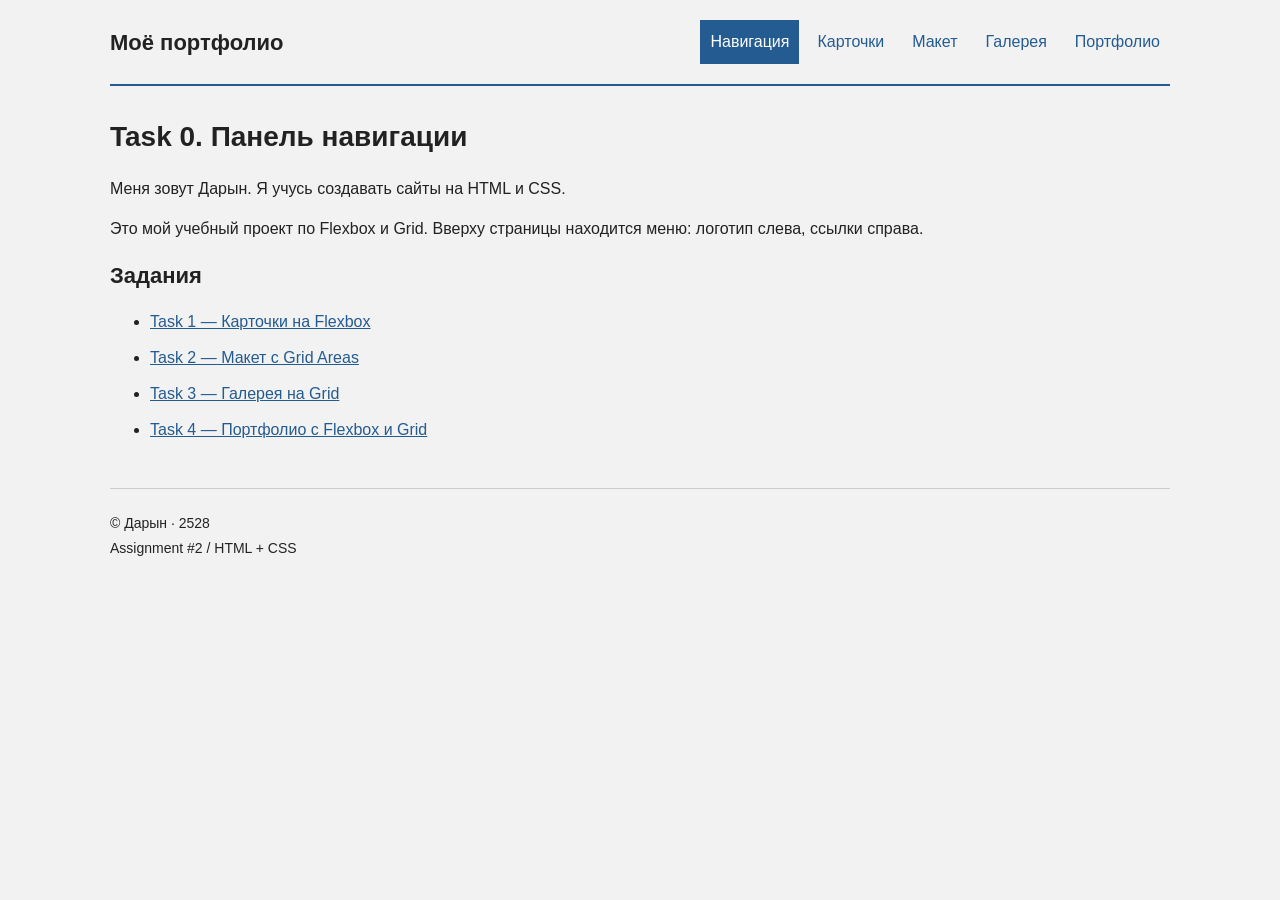
<file: index.html>
<!DOCTYPE html>
<html lang="ru">
  <head>
    <meta charset="UTF-8">
    <meta name="viewport" content="width=device-width, initial-scale=1">
    <meta name="description" content="Учебное портфолио начинающего frontend-разработчика: Task 0 · Навигация.">
    <title>
      Task 0 · Навигация — Учебное портфолио
    </title>
    <link rel="icon" href="assets/images/favicon.svg" type="image/svg+xml">
    <link rel="stylesheet" href="assets/css/base.css">
    <link rel="stylesheet" href="assets/css/tasks.css">
  </head>
  <body>
    <a class="skip-link" href="#main">
      К содержимому
    </a>
    <div class="site-shell">
      <header class="site-header">
        <a class="brand" href="index.html">Моё портфолио</a>
        <nav aria-label="Основная навигация">
          <ul class="nav-list">
            <li>
              <a href="index.html" aria-current="page">
                Навигация
              </a>
            </li>
            <li>
              <a href="cards.html">
                Карточки
              </a>
            </li>
            <li>
              <a href="layout.html">
                Макет
              </a>
            </li>
            <li>
              <a href="gallery.html">
                Галерея
              </a>
            </li>
            <li>
              <a href="portfolio.html">
                Портфолио
              </a>
            </li>
          </ul>
        </nav>
      </header>
      <main id="main">
        <h1>Task 0. Панель навигации</h1>
        <p>Меня зовут Дарын. Я учусь создавать сайты на HTML и CSS.</p>
        <p>Это мой учебный проект по Flexbox и Grid. Вверху страницы находится меню: логотип слева, ссылки справа.</p>
        <h2>Задания</h2>
        <ul class="task-list">
          <li><a href="cards.html">Task 1 — Карточки на Flexbox</a></li>
          <li><a href="layout.html">Task 2 — Макет с Grid Areas</a></li>
          <li><a href="gallery.html">Task 3 — Галерея на Grid</a></li>
          <li><a href="portfolio.html">Task 4 — Портфолио с Flexbox и Grid</a></li>
        </ul>
      </main>
      <footer class="site-footer">
        <p>
          © Дарын · 2528
        </p>
        <p>
          Assignment #2
          <span aria-hidden="true">
            /
          </span>
          HTML + CSS
        </p>
      </footer>
    </div>
  </body>
</html>
</file>
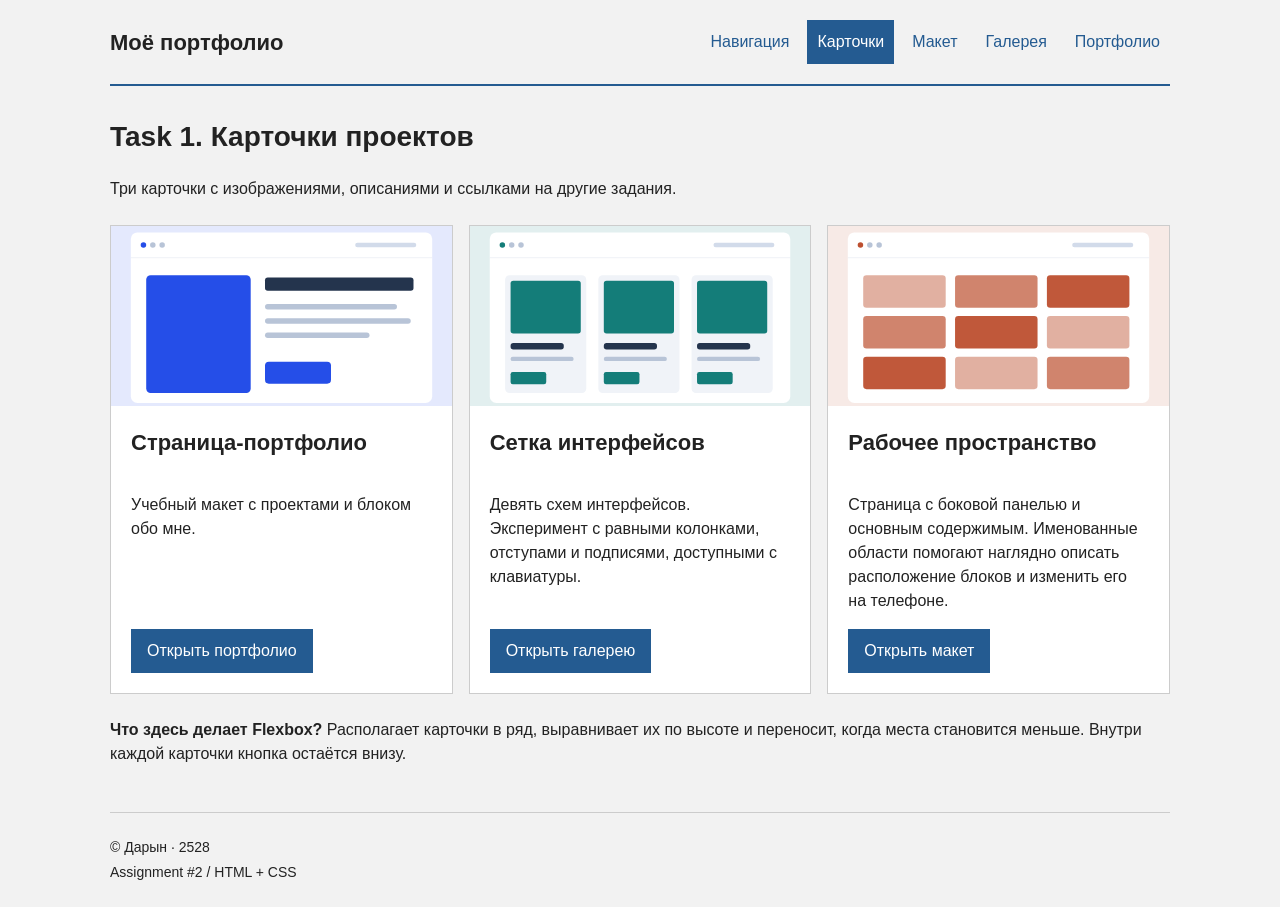
<file: cards.html>
<!DOCTYPE html>
<html lang="ru">
  <head>
    <meta charset="UTF-8">
    <meta name="viewport" content="width=device-width, initial-scale=1">
    <meta name="description" content="Учебное портфолио начинающего frontend-разработчика: Task 1 · Карточки.">
    <title>
      Task 1 · Карточки — Учебное портфолио
    </title>
    <link rel="icon" href="assets/images/favicon.svg" type="image/svg+xml">
    <link rel="stylesheet" href="assets/css/base.css">
    <link rel="stylesheet" href="assets/css/tasks.css">
  </head>
  <body>
    <a class="skip-link" href="#main">
      К содержимому
    </a>
    <div class="site-shell">
      <header class="site-header">
        <a class="brand" href="index.html">Моё портфолио</a>
        <nav aria-label="Основная навигация">
          <ul class="nav-list">
            <li>
              <a href="index.html">
                Навигация
              </a>
            </li>
            <li>
              <a href="cards.html" aria-current="page">
                Карточки
              </a>
            </li>
            <li>
              <a href="layout.html">
                Макет
              </a>
            </li>
            <li>
              <a href="gallery.html">
                Галерея
              </a>
            </li>
            <li>
              <a href="portfolio.html">
                Портфолио
              </a>
            </li>
          </ul>
        </nav>
      </header>
      <main id="main">
        <div class="page-intro">
          <h1>Task 1. Карточки проектов</h1>
          <p>
            Три карточки с изображениями, описаниями и ссылками на другие задания.
          </p>
        </div>
        <section class="card-row" aria-label="Учебные проекты">
          <article class="card">
            <img src="assets/images/study-01.svg" alt="Схема проекта «Страница-портфолио»" width="620" height="400">
            <div class="card-body">
              <h2>
                Страница-портфолио
              </h2>
              <p>
                Учебный макет с проектами и блоком обо мне.
              </p>
              <a class="button" href="portfolio.html">
                Открыть портфолио
              </a>
            </div>
          </article>
          <article class="card">
            <img src="assets/images/study-02.svg" alt="Схема проекта «Сетка интерфейсов»" width="620" height="400">
            <div class="card-body">
              <h2>
                Сетка интерфейсов
              </h2>
              <p>
                Девять схем интерфейсов. Эксперимент с равными колонками, отступами и подписями, доступными с клавиатуры.
              </p>
              <a class="button" href="gallery.html">
                Открыть галерею
              </a>
            </div>
          </article>
          <article class="card">
            <img src="assets/images/study-03.svg" alt="Схема проекта «Рабочее пространство»" width="620" height="400">
            <div class="card-body">
              <h2>
                Рабочее пространство
              </h2>
              <p>
                Страница с боковой панелью и основным содержимым. Именованные области помогают наглядно описать расположение блоков и изменить его на телефоне.
              </p>
              <a class="button" href="layout.html">
                Открыть макет
              </a>
            </div>
          </article>
        </section>
        <aside class="note">
          <p>
            <strong>
              Что здесь делает Flexbox?
            </strong>
            Располагает карточки в ряд, выравнивает их по высоте и переносит, когда места становится меньше. Внутри каждой карточки кнопка остаётся внизу.
          </p>
        </aside>
      </main>
      <footer class="site-footer">
        <p>
          © Дарын · 2528
        </p>
        <p>
          Assignment #2
          <span aria-hidden="true">
            /
          </span>
          HTML + CSS
        </p>
      </footer>
    </div>
  </body>
</html>
</file>
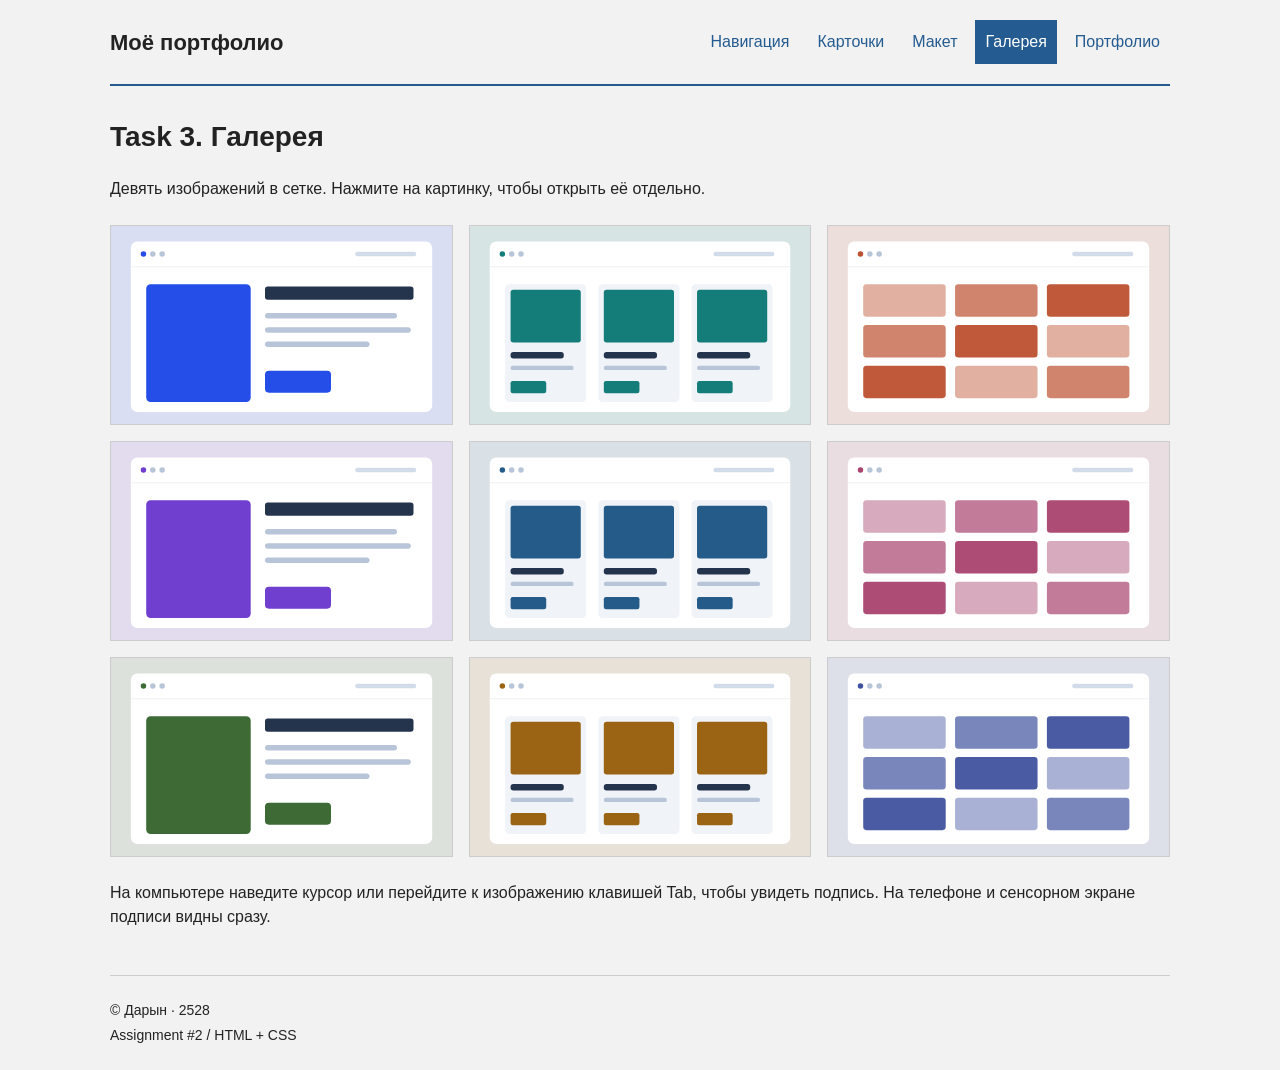
<file: gallery.html>
<!DOCTYPE html>
<html lang="ru">
  <head>
    <meta charset="UTF-8">
    <meta name="viewport" content="width=device-width, initial-scale=1">
    <meta name="description" content="Учебное портфолио начинающего frontend-разработчика: Task 3 · Галерея.">
    <title>
      Task 3 · Галерея — Учебное портфолио
    </title>
    <link rel="icon" href="assets/images/favicon.svg" type="image/svg+xml">
    <link rel="stylesheet" href="assets/css/base.css">
    <link rel="stylesheet" href="assets/css/tasks.css">
  </head>
  <body>
    <a class="skip-link" href="#main">
      К содержимому
    </a>
    <div class="site-shell">
      <header class="site-header">
        <a class="brand" href="index.html">Моё портфолио</a>
        <nav aria-label="Основная навигация">
          <ul class="nav-list">
            <li>
              <a href="index.html">
                Навигация
              </a>
            </li>
            <li>
              <a href="cards.html">
                Карточки
              </a>
            </li>
            <li>
              <a href="layout.html">
                Макет
              </a>
            </li>
            <li>
              <a href="gallery.html" aria-current="page">
                Галерея
              </a>
            </li>
            <li>
              <a href="portfolio.html">
                Портфолио
              </a>
            </li>
          </ul>
        </nav>
      </header>
      <main id="main">
        <div class="page-intro">
          <h1>Task 3. Галерея</h1>
          <p>
            Девять изображений в сетке. Нажмите на картинку, чтобы открыть её отдельно.
          </p>
        </div>
        <section class="gallery" aria-label="Девять схем интерфейсов">
          <figure class="gallery-item">
            <a href="assets/images/study-01.svg" aria-label="Открыть изображение: Боковая панель">
              <img src="assets/images/study-01.svg" alt="Боковая панель: схема компоновки интерфейса" width="620" height="400">
            </a>
            <figcaption>
              01 / Боковая панель
            </figcaption>
          </figure>
          <figure class="gallery-item">
            <a href="assets/images/study-02.svg" aria-label="Открыть изображение: Карточки проектов">
              <img src="assets/images/study-02.svg" alt="Карточки проектов: схема компоновки интерфейса" width="620" height="400">
            </a>
            <figcaption>
              02 / Карточки проектов
            </figcaption>
          </figure>
          <figure class="gallery-item">
            <a href="assets/images/study-03.svg" aria-label="Открыть изображение: Модульная сетка">
              <img src="assets/images/study-03.svg" alt="Модульная сетка: схема компоновки интерфейса" width="620" height="400">
            </a>
            <figcaption>
              03 / Модульная сетка
            </figcaption>
          </figure>
          <figure class="gallery-item">
            <a href="assets/images/study-04.svg" aria-label="Открыть изображение: Контент и действие">
              <img src="assets/images/study-04.svg" alt="Контент и действие: схема компоновки интерфейса" width="620" height="400">
            </a>
            <figcaption>
              04 / Контент и действие
            </figcaption>
          </figure>
          <figure class="gallery-item">
            <a href="assets/images/study-05.svg" aria-label="Открыть изображение: Каталог материалов">
              <img src="assets/images/study-05.svg" alt="Каталог материалов: схема компоновки интерфейса" width="620" height="400">
            </a>
            <figcaption>
              05 / Каталог материалов
            </figcaption>
          </figure>
          <figure class="gallery-item">
            <a href="assets/images/study-06.svg" aria-label="Открыть изображение: Ритм и интервалы">
              <img src="assets/images/study-06.svg" alt="Ритм и интервалы: схема компоновки интерфейса" width="620" height="400">
            </a>
            <figcaption>
              06 / Ритм и интервалы
            </figcaption>
          </figure>
          <figure class="gallery-item">
            <a href="assets/images/study-07.svg" aria-label="Открыть изображение: Профиль разработчика">
              <img src="assets/images/study-07.svg" alt="Профиль разработчика: схема компоновки интерфейса" width="620" height="400">
            </a>
            <figcaption>
              07 / Профиль разработчика
            </figcaption>
          </figure>
          <figure class="gallery-item">
            <a href="assets/images/study-08.svg" aria-label="Открыть изображение: Подборка работ">
              <img src="assets/images/study-08.svg" alt="Подборка работ: схема компоновки интерфейса" width="620" height="400">
            </a>
            <figcaption>
              08 / Подборка работ
            </figcaption>
          </figure>
          <figure class="gallery-item">
            <a href="assets/images/study-09.svg" aria-label="Открыть изображение: Девять модулей">
              <img src="assets/images/study-09.svg" alt="Девять модулей: схема компоновки интерфейса" width="620" height="400">
            </a>
            <figcaption>
              09 / Девять модулей
            </figcaption>
          </figure>
        </section>
        <p class="note">
          На компьютере наведите курсор или перейдите к изображению клавишей Tab, чтобы увидеть подпись. На телефоне и сенсорном экране подписи видны сразу.
        </p>
      </main>
      <footer class="site-footer">
        <p>
          © Дарын · 2528
        </p>
        <p>
          Assignment #2
          <span aria-hidden="true">
            /
          </span>
          HTML + CSS
        </p>
      </footer>
    </div>
  </body>
</html>
</file>
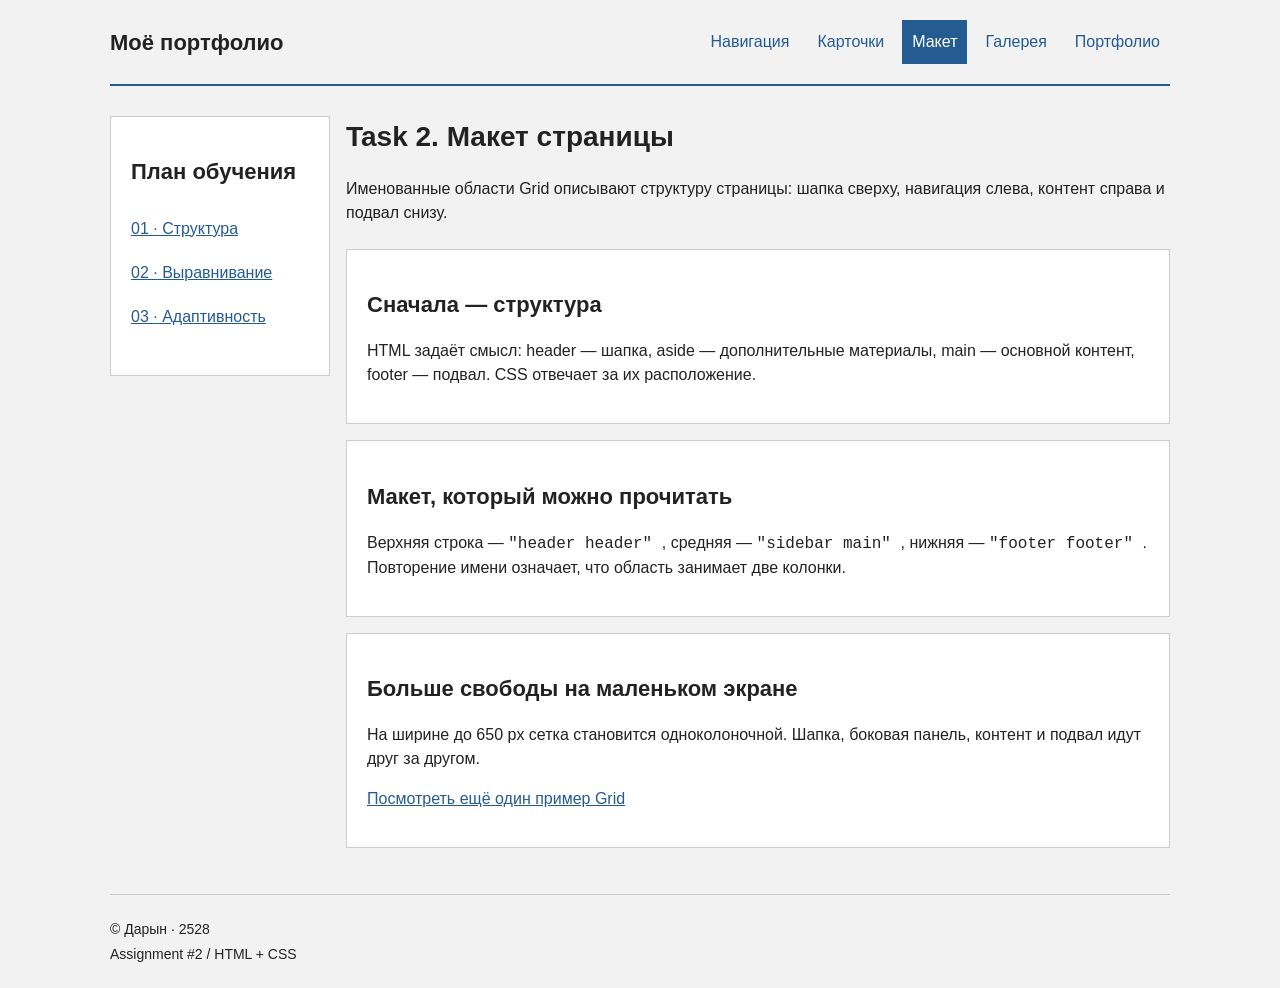
<file: layout.html>
<!DOCTYPE html>
<html lang="ru">
  <head>
    <meta charset="UTF-8">
    <meta name="viewport" content="width=device-width, initial-scale=1">
    <meta name="description" content="Учебное портфолио начинающего frontend-разработчика: Task 2 · Grid Areas.">
    <title>
      Task 2 · Grid Areas — Учебное портфолио
    </title>
    <link rel="icon" href="assets/images/favicon.svg" type="image/svg+xml">
    <link rel="stylesheet" href="assets/css/base.css">
    <link rel="stylesheet" href="assets/css/tasks.css">
  </head>
  <body>
    <a class="skip-link" href="#main">
      К содержимому
    </a>
    <div class="site-shell area-layout">
      <header class="site-header">
        <a class="brand" href="index.html">Моё портфолио</a>
        <nav aria-label="Основная навигация">
          <ul class="nav-list">
            <li>
              <a href="index.html">
                Навигация
              </a>
            </li>
            <li>
              <a href="cards.html">
                Карточки
              </a>
            </li>
            <li>
              <a href="layout.html" aria-current="page">
                Макет
              </a>
            </li>
            <li>
              <a href="gallery.html">
                Галерея
              </a>
            </li>
            <li>
              <a href="portfolio.html">
                Портфолио
              </a>
            </li>
          </ul>
        </nav>
      </header>
      <aside class="layout-sidebar panel" aria-label="Навигация по макету">
        <h2>
          План обучения
        </h2>
        <ul class="sidebar-links">
          <li>
            <a href="#structure">
              01 · Структура
            </a>
          </li>
          <li>
            <a href="#alignment">
              02 · Выравнивание
            </a>
          </li>
          <li>
            <a href="#responsive">
              03 · Адаптивность
            </a>
          </li>
        </ul>
      </aside>
      <main id="main">
        <div class="page-intro">
          <h1>Task 2. Макет страницы</h1>
          <p>
            Именованные области Grid описывают структуру страницы: шапка сверху, навигация слева, контент справа и подвал снизу.
          </p>
        </div>
        <section id="structure" class="panel lesson">
          <h2>
            Сначала — структура
          </h2>
          <p>
            HTML задаёт смысл: header — шапка, aside — дополнительные материалы, main — основной контент, footer — подвал. CSS отвечает за их расположение.
          </p>
        </section>
        <section id="alignment" class="panel lesson">
          <h2>
            Макет, который можно прочитать
          </h2>
          <p>
            Верхняя строка —
            <code>
              "header header"
            </code>
            , средняя —
            <code>
              "sidebar main"
            </code>
            , нижняя —
            <code>
              "footer footer"
            </code>
            . Повторение имени означает, что область занимает две колонки.
          </p>
        </section>
        <section id="responsive" class="panel lesson">
          <h2>
            Больше свободы на маленьком экране
          </h2>
          <p>
            На ширине до 650 px сетка становится одноколоночной. Шапка, боковая панель, контент и подвал идут друг за другом.
          </p>
          <p>
            <a href="gallery.html">
              Посмотреть ещё один пример Grid
            </a>
          </p>
        </section>
      </main>
      <footer class="site-footer">
        <p>
          © Дарын · 2528
        </p>
        <p>
          Assignment #2
          <span aria-hidden="true">
            /
          </span>
          HTML + CSS
        </p>
      </footer>
    </div>
  </body>
</html>
</file>
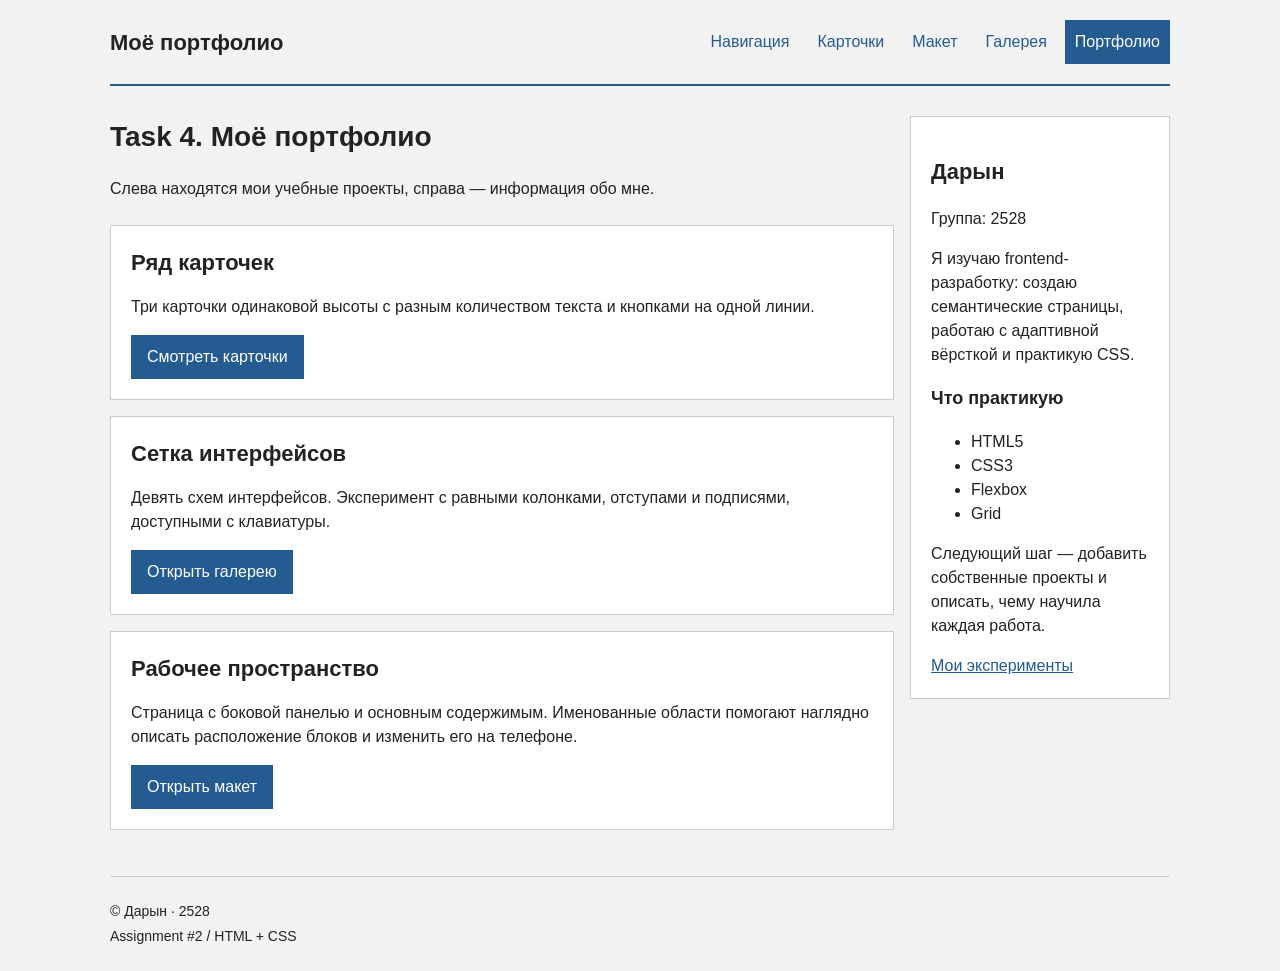
<file: portfolio.html>
<!DOCTYPE html>
<html lang="ru">
  <head>
    <meta charset="UTF-8">
    <meta name="viewport" content="width=device-width, initial-scale=1">
    <meta name="description" content="Учебное портфолио начинающего frontend-разработчика: Task 4 · Портфолио.">
    <title>
      Task 4 · Портфолио — Учебное портфолио
    </title>
    <link rel="icon" href="assets/images/favicon.svg" type="image/svg+xml">
    <link rel="stylesheet" href="assets/css/base.css">
    <link rel="stylesheet" href="assets/css/tasks.css">
  </head>
  <body>
    <a class="skip-link" href="#main">
      К содержимому
    </a>
    <div class="site-shell portfolio-layout">
      <header class="site-header">
        <a class="brand" href="index.html">Моё портфолио</a>
        <nav aria-label="Основная навигация">
          <ul class="nav-list">
            <li>
              <a href="index.html">
                Навигация
              </a>
            </li>
            <li>
              <a href="cards.html">
                Карточки
              </a>
            </li>
            <li>
              <a href="layout.html">
                Макет
              </a>
            </li>
            <li>
              <a href="gallery.html">
                Галерея
              </a>
            </li>
            <li>
              <a href="portfolio.html" aria-current="page">
                Портфолио
              </a>
            </li>
          </ul>
        </nav>
      </header>
      <main id="main">
        <div class="page-intro">
          <h1>Task 4. Моё портфолио</h1>
          <p>
            Слева находятся мои учебные проекты, справа — информация обо мне.
          </p>
        </div>
        <section class="project-list" aria-label="Мои учебные проекты">
          <article class="project-card panel">
            <h2>
              Ряд карточек
            </h2>
            <p>
              Три карточки одинаковой высоты с разным количеством текста и кнопками на одной линии.
            </p>
            <a class="button" href="cards.html">
              Смотреть карточки
            </a>
          </article>
          <article class="project-card panel">
            <h2>
              Сетка интерфейсов
            </h2>
            <p>
              Девять схем интерфейсов. Эксперимент с равными колонками, отступами и подписями, доступными с клавиатуры.
            </p>
            <a class="button" href="gallery.html">
              Открыть галерею
            </a>
          </article>
          <article class="project-card panel">
            <h2>
              Рабочее пространство
            </h2>
            <p>
              Страница с боковой панелью и основным содержимым. Именованные области помогают наглядно описать расположение блоков и изменить его на телефоне.
            </p>
            <a class="button" href="layout.html">
              Открыть макет
            </a>
          </article>
        </section>
      </main>
      <aside class="about panel" aria-labelledby="about-title">
        <h2 id="about-title">
          Дарын
        </h2>
        <p>
          Группа: 2528
        </p>
        <p>
          Я изучаю frontend-разработку: создаю семантические страницы, работаю с адаптивной вёрсткой и практикую CSS.
        </p>
        <h3>
          Что практикую
        </h3>
        <ul>
          <li>
            HTML5
          </li>
          <li>
            CSS3
          </li>
          <li>
            Flexbox
          </li>
          <li>
            Grid
          </li>
        </ul>
        <p>
          Следующий шаг — добавить собственные проекты и описать, чему научила каждая работа.
        </p>
        <a href="gallery.html">
          Мои эксперименты
        </a>
      </aside>
      <footer class="site-footer">
        <p>
          © Дарын · 2528
        </p>
        <p>
          Assignment #2
          <span aria-hidden="true">
            /
          </span>
          HTML + CSS
        </p>
      </footer>
    </div>
  </body>
</html>
</file>
<file: assets/css/base.css>
:root {
  --background: #f2f2f2;
  --text: #222222;
  --blue: #245b91;
  --border: #cccccc;
  --gap: 16px;
  --padding: 20px;
}

* {
  box-sizing: border-box;
}

body {
  margin: 0;
  color: var(--text);
  background: var(--background);
  font-family: Arial, sans-serif;
  font-size: 16px;
  line-height: 1.5;
}

.site-shell {
  max-width: 1100px;
  min-height: 100vh;
  margin: 0 auto;
  padding: 0 var(--padding);
}

.site-header {
  display: flex;
  justify-content: space-between;
  align-items: center;
  flex-wrap: wrap;
  gap: var(--gap);
  padding: var(--padding) 0;
  border-bottom: 2px solid var(--blue);
}

.brand {
  color: var(--text);
  font-size: 22px;
  font-weight: bold;
  text-decoration: none;
}

.nav-list {
  display: flex;
  align-items: center;
  flex-wrap: wrap;
  gap: 8px;
  list-style: none;
  padding: 0;
  margin: 0;
}

.nav-list a {
  display: block;
  padding: 10px;
  text-decoration: none;
}

.nav-list a[aria-current="page"] {
  color: white;
  background: var(--blue);
}

a {
  color: var(--blue);
}

a:hover {
  text-decoration: underline;
}

a:focus-visible {
  outline: 3px solid var(--blue);
  outline-offset: 3px;
}

main {
  min-width: 0;
  padding: 30px 0;
}

h1 {
  margin-top: 0;
  font-size: 28px;
}

h2 {
  font-size: 22px;
}

h3 {
  font-size: 18px;
}

img {
  display: block;
  max-width: 100%;
}

code {
  overflow-wrap: anywhere;
}

.page-intro {
  margin-bottom: 24px;
}

.panel {
  padding: var(--padding);
  background: white;
  border: 1px solid var(--border);
}

.button {
  display: inline-block;
  padding: 10px 16px;
  color: white;
  background: var(--blue);
  text-decoration: none;
}

.button:hover {
  background: #163c61;
  text-decoration: none;
}

.note {
  margin-top: 24px;
}

.site-footer {
  padding: var(--padding) 0;
  border-top: 1px solid var(--border);
  font-size: 14px;
}

.site-footer p {
  margin: 4px 0;
}

.skip-link {
  position: absolute;
  top: -100px;
  left: 10px;
  padding: 10px;
  background: white;
  z-index: 10;
}

.skip-link:focus {
  top: 10px;
}
</file>
<file: assets/css/tasks.css>
.task-list li {
  margin-bottom: 12px;
}

.card-row {
  display: flex;
  flex-wrap: wrap;
  align-items: stretch;
  gap: var(--gap);
}

.card {
  display: flex;
  flex-direction: column;
  flex: 1 1 280px;
  min-width: 0;
  background: white;
  border: 1px solid var(--border);
}

.card:hover {
  box-shadow: 0 3px 8px #bbbbbb;
}

.card > img {
  width: 100%;
  height: 180px;
  object-fit: cover;
}

.card-body {
  display: flex;
  flex-direction: column;
  align-items: flex-start;
  flex: 1;
  padding: var(--padding);
}

.card-body h2 {
  margin-top: 0;
}

.card-body .button {
  margin-top: auto;
}

.area-layout {
  display: grid;
  grid-template-columns: 220px minmax(0, 1fr);
  grid-template-rows: auto 1fr auto;
  grid-template-areas:
    "header header"
    "sidebar main"
    "footer footer";
  column-gap: var(--gap);
}

.area-layout > .site-header {
  grid-area: header;
}

.area-layout > .layout-sidebar {
  grid-area: sidebar;
  align-self: start;
  margin: 30px 0;
}

.area-layout > main {
  grid-area: main;
}

.area-layout > .site-footer {
  grid-area: footer;
}

.sidebar-links {
  list-style: none;
  padding: 0;
}

.sidebar-links a {
  display: block;
  padding: 10px 0;
}

.lesson {
  margin-bottom: var(--gap);
}

.gallery {
  display: grid;
  grid-template-columns: repeat(3, minmax(0, 1fr));
  grid-template-rows: repeat(3, 200px);
  gap: var(--gap);
}

.gallery-item {
  position: relative;
  margin: 0;
  overflow: hidden;
  border: 1px solid var(--border);
}

.gallery-item a {
  display: block;
  height: 100%;
}

.gallery-item img {
  width: 100%;
  height: 100%;
  object-fit: cover;
}

.gallery-item figcaption {
  position: absolute;
  bottom: 0;
  left: 0;
  right: 0;
  padding: 10px;
  color: white;
  background: #222222;
  opacity: 0;
  pointer-events: none;
}

.gallery-item:hover figcaption,
.gallery-item:focus-within figcaption {
  opacity: 1;
}

.gallery-item a:focus-visible {
  outline-offset: -4px;
}

@media (hover: none), (pointer: coarse) {
  .gallery-item figcaption {
    opacity: 1;
  }
}

.portfolio-layout {
  display: grid;
  grid-template-columns: minmax(0, 1fr) 260px;
  grid-template-rows: auto 1fr auto;
  grid-template-areas:
    "header header"
    "main sidebar"
    "footer footer";
  column-gap: var(--gap);
}

.portfolio-layout > .site-header {
  grid-area: header;
}

.portfolio-layout > main {
  grid-area: main;
}

.portfolio-layout > .about {
  grid-area: sidebar;
  align-self: start;
  margin: 30px 0;
}

.portfolio-layout > .site-footer {
  grid-area: footer;
}

.project-card {
  display: flex;
  flex-direction: column;
  align-items: flex-start;
  gap: var(--gap);
  margin-bottom: var(--gap);
}

.project-card h2,
.project-card p {
  margin: 0;
}

.project-card .button {
  margin-top: auto;
}

@media (max-width: 900px) {
  .gallery {
    grid-template-columns: repeat(2, minmax(0, 1fr));
    grid-template-rows: none;
    grid-auto-rows: 200px;
  }
}

@media (max-width: 650px) {
  .site-shell {
    padding: 0 12px;
  }

  .area-layout,
  .portfolio-layout {
    grid-template-columns: minmax(0, 1fr);
    grid-template-rows: auto auto auto auto;
  }

  .area-layout {
    grid-template-areas: "header" "sidebar" "main" "footer";
  }

  .portfolio-layout {
    grid-template-areas: "header" "main" "sidebar" "footer";
  }

  .area-layout > .layout-sidebar {
    margin: 20px 0 0;
  }

  .portfolio-layout > .about {
    margin: 0 0 20px;
  }

  .gallery {
    grid-template-columns: minmax(0, 1fr);
  }

  .gallery-item figcaption {
    opacity: 1;
  }
}
</file>
